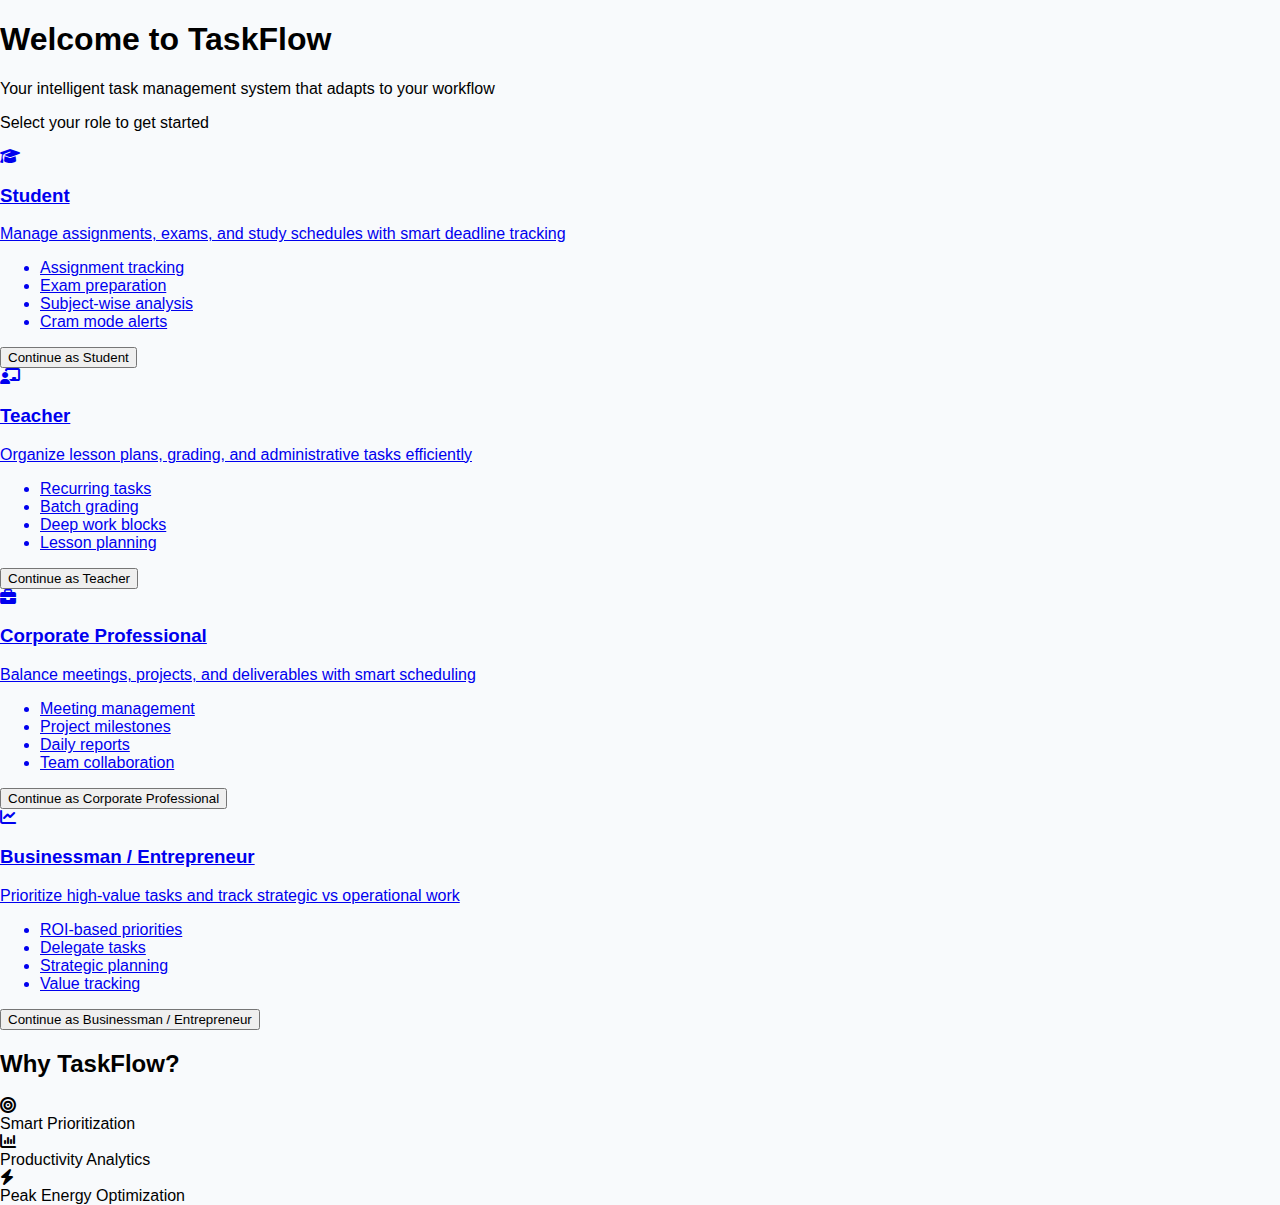
<file: index.html>
<!DOCTYPE html>
<html lang="en">
<head>
    <meta charset="UTF-8">
    <meta name="viewport" content="width=device-width, initial-scale=1.0">
    <title>Welcome to TaskFlow</title>
    <link rel="stylesheet" href="style.css">
    <link rel="stylesheet" href="https://cdnjs.cloudflare.com/ajax/libs/font-awesome/6.4.0/css/all.min.css">
</head>
<body>

    <div class="main-container">
        
        <header class="header-center">
            <h1>Welcome to <span class="brand-name">TaskFlow</span></h1>
            <p class="subtitle">Your intelligent task management system that adapts to your workflow</p>
            <p class="instruction">Select your role to get started</p>
        </header>

        <div class="roles-container">
            
            <a href="login.html" class="role-card student">
                <div class="icon-box blue">
                    <i class="fa-solid fa-graduation-cap"></i>
                </div>
                <h3>Student</h3>
                <p class="role-desc">Manage assignments, exams, and study schedules with smart deadline tracking</p>
                <ul class="features-list">
                    <li>Assignment tracking</li>
                    <li>Exam preparation</li>
                    <li>Subject-wise analysis</li>
                    <li>Cram mode alerts</li>
                </ul>
                <button class="continue-btn">Continue as Student</button>
            </a>

            <a href="login.html" class="role-card teacher">
                <div class="icon-box green">
                    <i class="fa-solid fa-chalkboard-user"></i>
                </div>
                <h3>Teacher</h3>
                <p class="role-desc">Organize lesson plans, grading, and administrative tasks efficiently</p>
                <ul class="features-list">
                    <li>Recurring tasks</li>
                    <li>Batch grading</li>
                    <li>Deep work blocks</li>
                    <li>Lesson planning</li>
                </ul>
                <button class="continue-btn">Continue as Teacher</button>
            </a>

            <a href="login.html" class="role-card corporate">
                <div class="icon-box purple">
                    <i class="fa-solid fa-briefcase"></i>
                </div>
                <h3>Corporate Professional</h3>
                <p class="role-desc">Balance meetings, projects, and deliverables with smart scheduling</p>
                <ul class="features-list">
                    <li>Meeting management</li>
                    <li>Project milestones</li>
                    <li>Daily reports</li>
                    <li>Team collaboration</li>
                </ul>
                <button class="continue-btn">Continue as Corporate Professional</button>
            </a>

            <a href="login.html" class="role-card business">
                <div class="icon-box orange">
                    <i class="fa-solid fa-chart-line"></i>
                </div>
                <h3>Businessman / Entrepreneur</h3>
                <p class="role-desc">Prioritize high-value tasks and track strategic vs operational work</p>
                <ul class="features-list">
                    <li>ROI-based priorities</li>
                    <li>Delegate tasks</li>
                    <li>Strategic planning</li>
                    <li>Value tracking</li>
                </ul>
                <button class="continue-btn">Continue as Businessman / Entrepreneur</button>
            </a>
        </div>

        <div class="why-section">
            <h2>Why TaskFlow?</h2>
            <div class="benefits-grid">
                <div class="benefit-item">
                    <div class="benefit-icon light-blue">
                        <i class="fa-solid fa-bullseye"></i>
                    </div>
                    <span>Smart Prioritization</span>
                </div>
                <div class="benefit-item">
                    <div class="benefit-icon light-green">
                        <i class="fa-solid fa-chart-column"></i>
                    </div>
                    <span>Productivity Analytics</span>
                </div>
                <div class="benefit-item">
                    <div class="benefit-icon light-purple">
                        <i class="fa-solid fa-bolt"></i>
                    </div>
                    <span>Peak Energy Optimization</span>
                </div>
            </div>
        </div>

    </div>

</body>
</html>
</file>
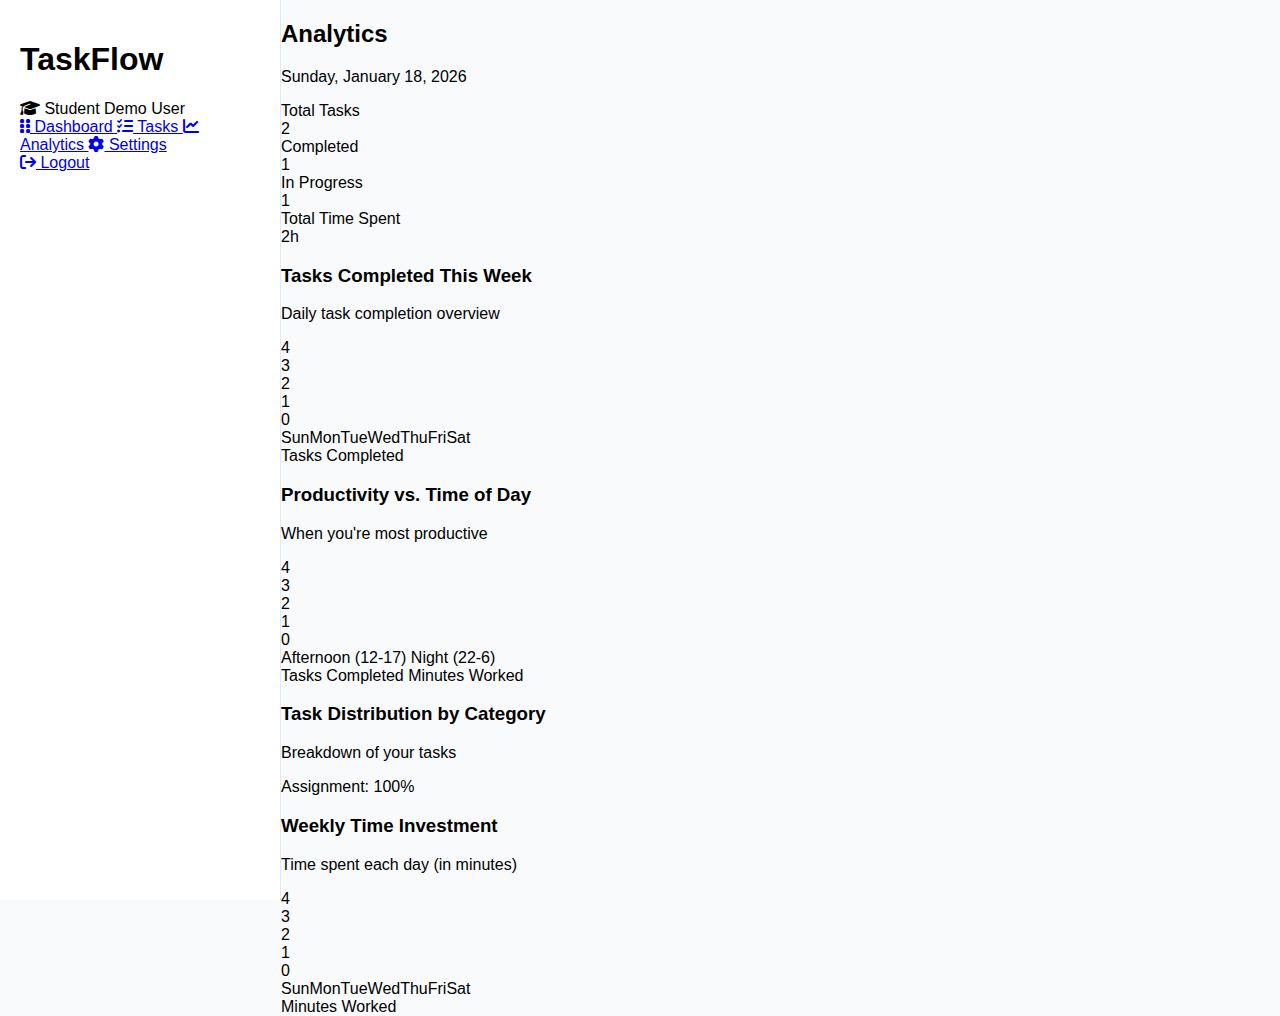
<file: analytics.html>
<!DOCTYPE html>
<html lang="en">
<head>
    <meta charset="UTF-8">
    <meta name="viewport" content="width=device-width, initial-scale=1.0">
    <title>Analytics - TaskFlow</title>
    <link rel="stylesheet" href="style.css">
    <link rel="stylesheet" href="https://cdnjs.cloudflare.com/ajax/libs/font-awesome/6.4.0/css/all.min.css">
</head>
<body class="dashboard-body">

    <aside class="sidebar">
        <div class="sidebar-content">
            <div class="brand-area">
                <h1 class="brand-logo">TaskFlow</h1>
                <div class="user-info">
                    <span class="role-line"><i class="fa-solid fa-graduation-cap"></i> Student</span>
                    <span class="user-name">Demo User</span>
                </div>
            </div>

            <nav class="nav-menu">
                <a href="dashboard.html" class="nav-link">
                    <i class="fa-solid fa-grip-vertical"></i> Dashboard
                </a>
                <a href="tasks.html" class="nav-link">
                    <i class="fa-solid fa-list-check"></i> Tasks
                </a>
                <a href="analytics.html" class="nav-link active">
                    <i class="fa-solid fa-chart-line"></i> Analytics
                </a>
                <a href="settings.html" class="nav-link">
                    <i class="fa-solid fa-gear"></i> Settings
                </a>
            </nav>
        </div>

        <div class="sidebar-footer">
            <a href="index.html" class="logout-link">
                <i class="fa-solid fa-arrow-right-from-bracket"></i> Logout
            </a>
        </div>
    </aside>

    <main class="content-area">
        
        <header class="page-header">
            <h2 class="page-title">Analytics</h2>
            <p class="page-date">Sunday, January 18, 2026</p>
        </header>

        <section class="analytics-stats-row">
            <div class="stat-box">
                <label>Total Tasks</label>
                <div class="stat-number">2</div>
            </div>
            <div class="stat-box">
                <label>Completed</label>
                <div class="stat-number green">1</div>
            </div>
            <div class="stat-box">
                <label>In Progress</label>
                <div class="stat-number blue">1</div>
            </div>
            <div class="stat-box">
                <label>Total Time Spent</label>
                <div class="stat-number">2h</div>
            </div>
        </section>

        <section class="charts-grid">
            
            <div class="chart-card">
                <div class="chart-header">
                    <h3>Tasks Completed This Week</h3>
                    <p>Daily task completion overview</p>
                </div>
                <div class="chart-area bar-chart-placeholder">
                    <div class="grid-line"><span>4</span></div>
                    <div class="grid-line"><span>3</span></div>
                    <div class="grid-line"><span>2</span></div>
                    <div class="grid-line"><span>1</span></div>
                    <div class="grid-line"><span>0</span></div>
                    
                    <div class="x-axis">
                        <span>Sun</span><span>Mon</span><span>Tue</span><span>Wed</span><span>Thu</span><span>Fri</span><span>Sat</span>
                    </div>
                    
                    <div class="chart-legend">
                        <span class="legend-item"><span class="dot purple"></span> Tasks Completed</span>
                    </div>
                </div>
            </div>

            <div class="chart-card">
                <div class="chart-header">
                    <h3>Productivity vs. Time of Day</h3>
                    <p>When you're most productive</p>
                </div>
                <div class="chart-area line-chart-placeholder">
                    <div class="grid-line"><span>4</span></div>
                    <div class="grid-line"><span>3</span></div>
                    <div class="grid-line"><span>2</span></div>
                    <div class="grid-line"><span>1</span></div>
                    <div class="grid-line"><span>0</span></div>

                    <div class="x-axis two-point">
                        <span>Afternoon (12-17)</span>
                        <span>Night (22-6)</span>
                    </div>

                    <div class="chart-legend">
                        <span class="legend-item"><span class="dot purple-outline"></span> Tasks Completed</span>
                        <span class="legend-item"><span class="dot green-outline"></span> Minutes Worked</span>
                    </div>
                </div>
            </div>

            <div class="chart-card">
                <div class="chart-header">
                    <h3>Task Distribution by Category</h3>
                    <p>Breakdown of your tasks</p>
                </div>
                <div class="chart-area pie-layout">
                    <div class="pie-chart-circle"></div>
                    <span class="pie-label">Assignment: 100%</span>
                </div>
            </div>

            <div class="chart-card">
                <div class="chart-header">
                    <h3>Weekly Time Investment</h3>
                    <p>Time spent each day (in minutes)</p>
                </div>
                <div class="chart-area bar-chart-placeholder">
                    <div class="grid-line"><span>4</span></div>
                    <div class="grid-line"><span>3</span></div>
                    <div class="grid-line"><span>2</span></div>
                    <div class="grid-line"><span>1</span></div>
                    <div class="grid-line"><span>0</span></div>
                    
                    <div class="x-axis">
                        <span>Sun</span><span>Mon</span><span>Tue</span><span>Wed</span><span>Thu</span><span>Fri</span><span>Sat</span>
                    </div>

                    <div class="chart-legend">
                        <span class="legend-item"><span class="dot green"></span> Minutes Worked</span>
                    </div>
                </div>
            </div>

        </section>

    </main>

</body>
</html>
</file>
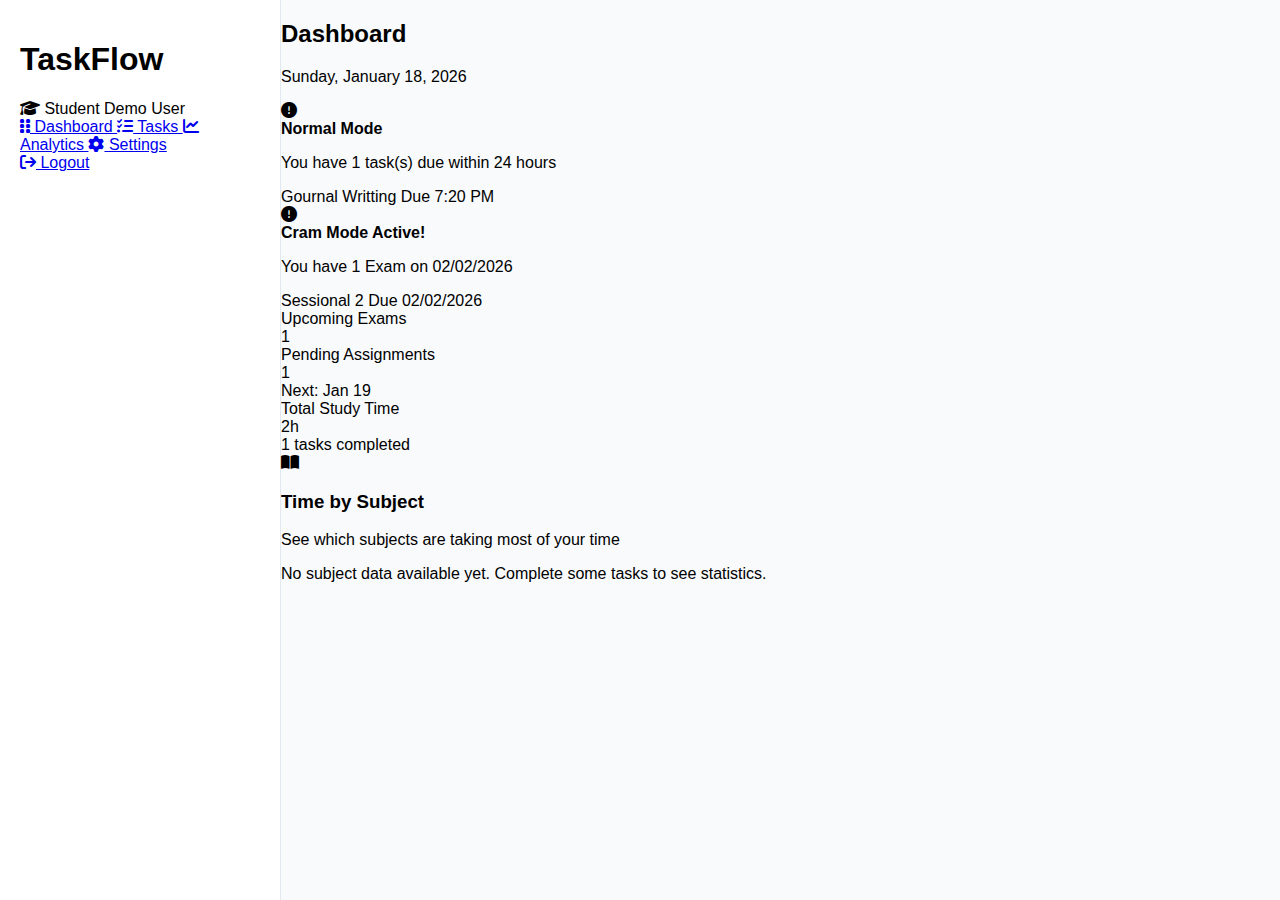
<file: dashboard.html>
<!DOCTYPE html>
<html lang="en">
<head>
    <meta charset="UTF-8">
    <meta name="viewport" content="width=device-width, initial-scale=1.0">
    <title>Dashboard - TaskFlow</title>
    <link rel="stylesheet" href="style.css">
    <link rel="stylesheet" href="https://cdnjs.cloudflare.com/ajax/libs/font-awesome/6.4.0/css/all.min.css">
</head>
<body class="dashboard-body">

    <aside class="sidebar">
        <div class="sidebar-content">
            <div class="brand-area">
                <h1 class="brand-logo">TaskFlow</h1>
                <div class="user-info">
                    <span class="role-line"><i class="fa-solid fa-graduation-cap"></i> Student</span>
                    <span class="user-name">Demo User</span>
                </div>
            </div>

            <nav class="nav-menu">
                <a href="dashboard.html" class="nav-link active">
                    <i class="fa-solid fa-grip-vertical"></i> Dashboard
                </a>
                <a href="tasks.html" class="nav-link">
                    <i class="fa-solid fa-list-check"></i> Tasks
                </a>
                <a href="analytics.html" class="nav-link">
                    <i class="fa-solid fa-chart-line"></i> Analytics
                </a>
                <a href="settings.html" class="nav-link">
                    <i class="fa-solid fa-gear"></i> Settings
                </a>
            </nav>
        </div>

        <div class="sidebar-footer">
            <a href="index.html" class="logout-link">
                <i class="fa-solid fa-arrow-right-from-bracket"></i> Logout
            </a>
        </div>
    </aside>

    <main class="content-area">
        <header class="page-header">
            <h2 class="page-title">Dashboard</h2>
            <p class="page-date">Sunday, January 18, 2026</p>
        </header>

        <section class="alert-container" >
            <div class="normal-box">
                <div class="normal-top">
                    <i class="fa-solid fa-circle-exclamation"></i>
                    <div class="alert-text">
                        <strong>Normal Mode</strong>
                        <p>You have 1 task(s) due within 24 hours</p>
                    </div>
                </div>
                
                <div class="task-alert-item">
                    <span class="task-name">Gournal Writting</span>
                    <span class="mormal-due">Due 7:20 PM</span>
                </div>
            </div>
        </section>

        <section class="alert-container">
            <div class="cram-alert-box">
                <div class="alert-top">
                    <i class="fa-solid fa-circle-exclamation"></i>
                    <div class="alert-text">
                        <strong>Cram Mode Active!</strong>
                        <p>You have 1 Exam on 02/02/2026</p>
                    </div>
                </div>
                
                <div class="task-alert-item">
                    <span class="task-name">Sessional 2</span>
                    <span class="due-tag">Due 02/02/2026</span>
                </div>
            </div>
        </section>

        <section class="stats-row">
            <div class="stat-card">
                <label>Upcoming Exams</label>
                <div class="value">1</div>
            </div>
            <div class="stat-card">
                <label>Pending Assignments</label>
                <div class="value">1</div>
                <span class="sub-text">Next: Jan 19</span>
            </div>
            <div class="stat-card">
                <label>Total Study Time</label>
                <div class="value">2h</div>
                <span class="sub-text">1 tasks completed</span>
            </div>
        </section>

        <section class="bottom-section">
            <div class="subject-card">
                <div class="subject-header">
                    <i class="fa-solid fa-book-open"></i>
                    <div>
                        <h3>Time by Subject</h3>
                        <p>See which subjects are taking most of your time</p>
                    </div>
                </div>
                <div class="empty-msg">
                    No subject data available yet. Complete some tasks to see statistics.
                </div>
            </div>
        </section>
    </main>

</body>
</html>
</file>
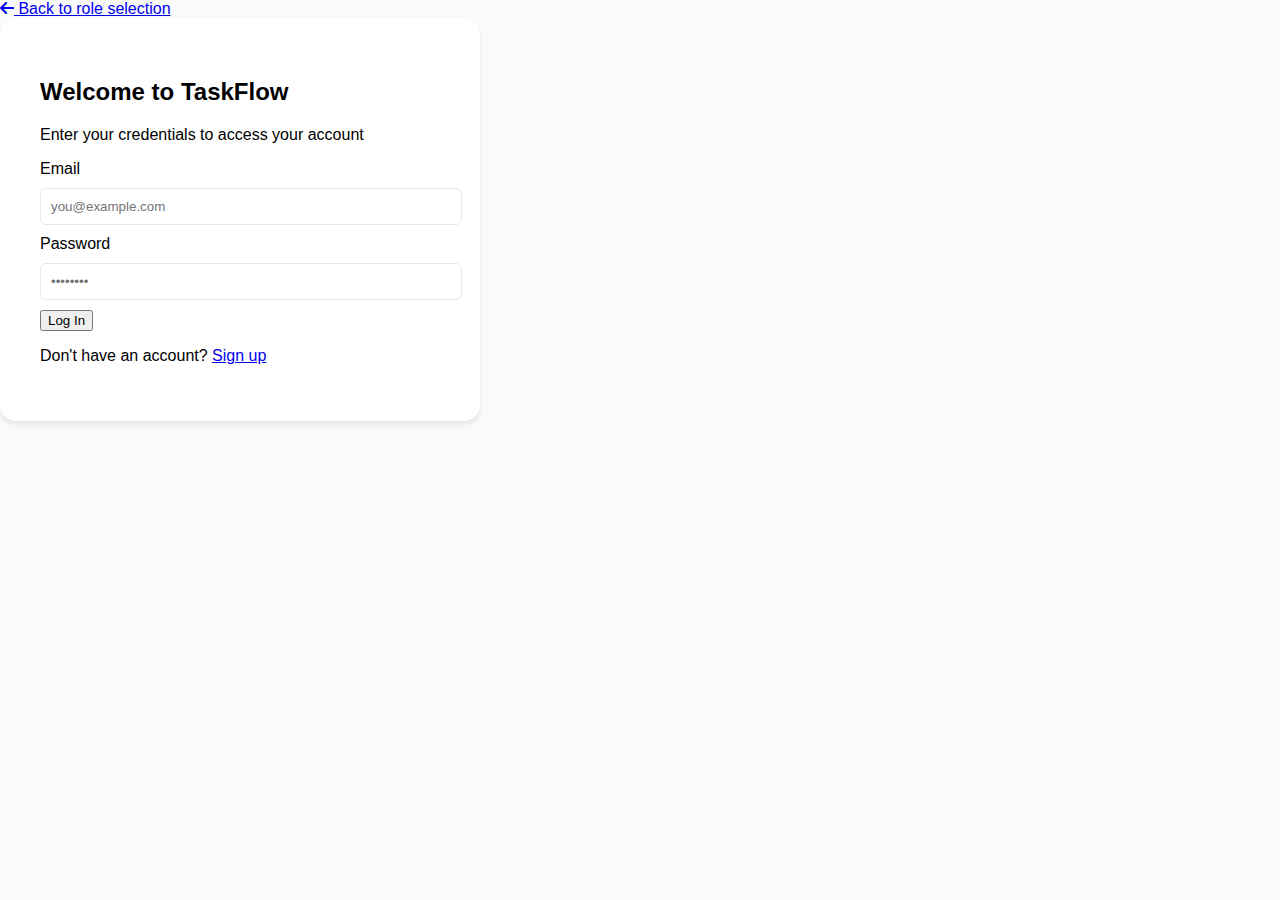
<file: login.html>
<!DOCTYPE html>
<html lang="en">
<head>
    <meta charset="UTF-8">
    <meta name="viewport" content="width=device-width, initial-scale=1.0">
    <title>Login - TaskFlow</title>
    <link rel="stylesheet" href="style.css">
    <link rel="stylesheet" href="https://cdnjs.cloudflare.com/ajax/libs/font-awesome/6.4.0/css/all.min.css">
</head>
<body class="center-body">

    <div class="login-wrapper">
        <a href="index.html" class="back-link">
            <i class="fa-solid fa-arrow-left"></i> Back to role selection
        </a>

        <div class="auth-card">
            <div class="auth-header">
                <h2>Welcome to <span class="brand-name">TaskFlow</span></h2>
                <p>Enter your credentials to access your account</p>
            </div>

            <form action="dashboard.html" class="auth-form">
                <div class="form-group">
                    <label for="email">Email</label>
                    <input type="email" id="email" placeholder="you@example.com" required>
                </div>

                <div class="form-group">
                    <label for="password">Password</label>
                    <input type="password" id="password" placeholder="••••••••" required>
                </div>

                <button type="submit" class="login-btn">Log In</button>
            </form>

            <div class="auth-footer">
                <p>Don't have an account? <a href="signup.html">Sign up</a></p>
            </div>
        </div>
    </div>

</body>
</html>
</file>
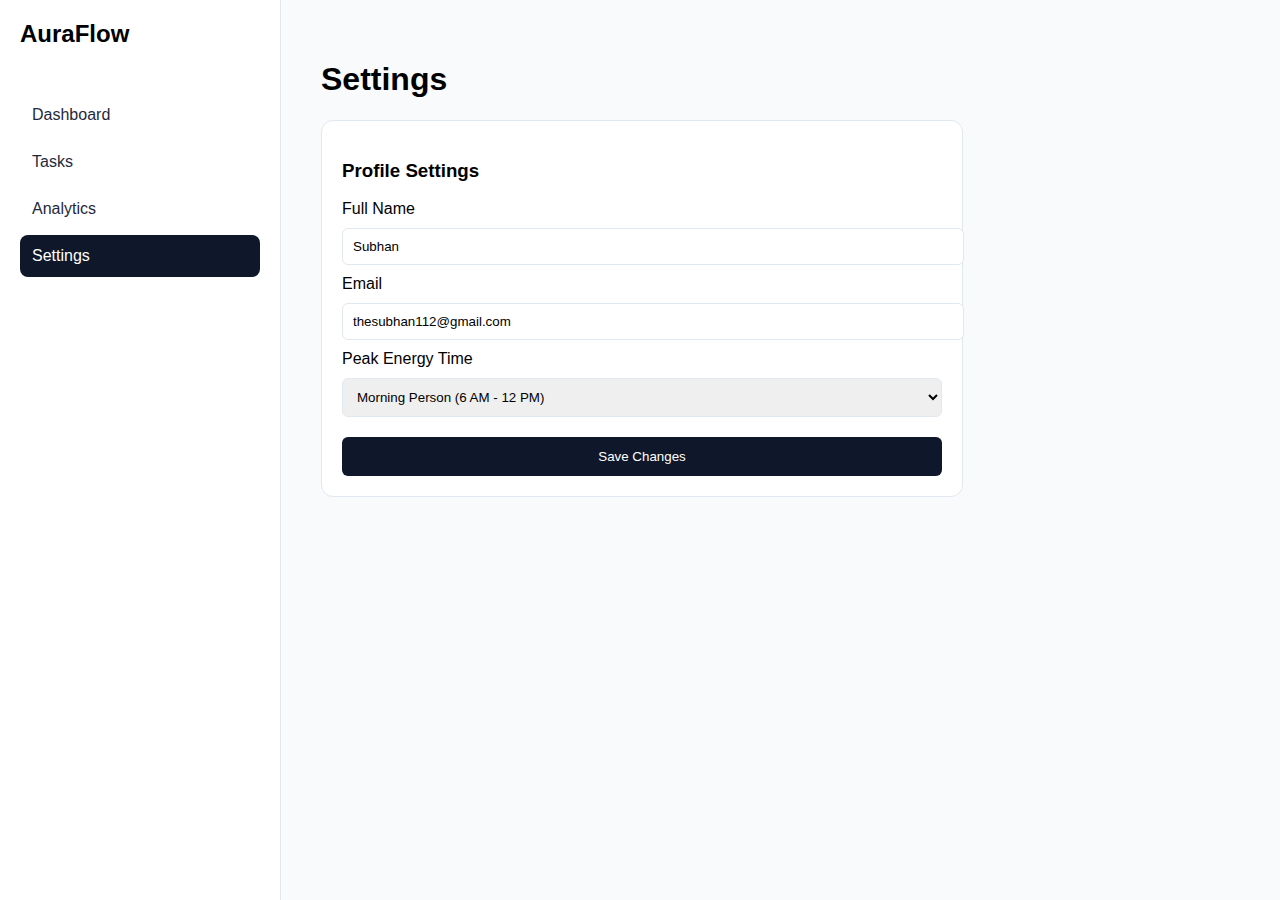
<file: settings.html>
<!DOCTYPE html>
<html lang="en">
<head>
    <link rel="stylesheet" href="style.css">
    <title>Settings</title>
</head>
<body>
    <div class="sidebar">
        <div class="logo">AuraFlow</div>
        <ul class="nav-links">
            <li><a href="dashboard.html">Dashboard</a></li>
            <li><a href="tasks.html">Tasks</a></li>
            <li><a href="analytics.html">Analytics</a></li>
            <li><a href="settings.html" class="active">Settings</a></li>
        </ul>
    </div>

    <main class="main-content">
        <h1>Settings</h1>
        <div class="card" style="max-width: 600px;">
            <h3>Profile Settings</h3>
            <label>Full Name</label>
            <input type="text" value="Subhan">
            <label>Email</label>
            <input type="email" value="thesubhan112@gmail.com">
            <label>Peak Energy Time</label>
            <select>
                <option>Morning Person (6 AM - 12 PM)</option>
                <option>Night Owl</option>
            </select>
            <button class="btn-primary" style="margin-top: 10px;">Save Changes</button>
        </div>
    </main>
</body>
</html>
</file>
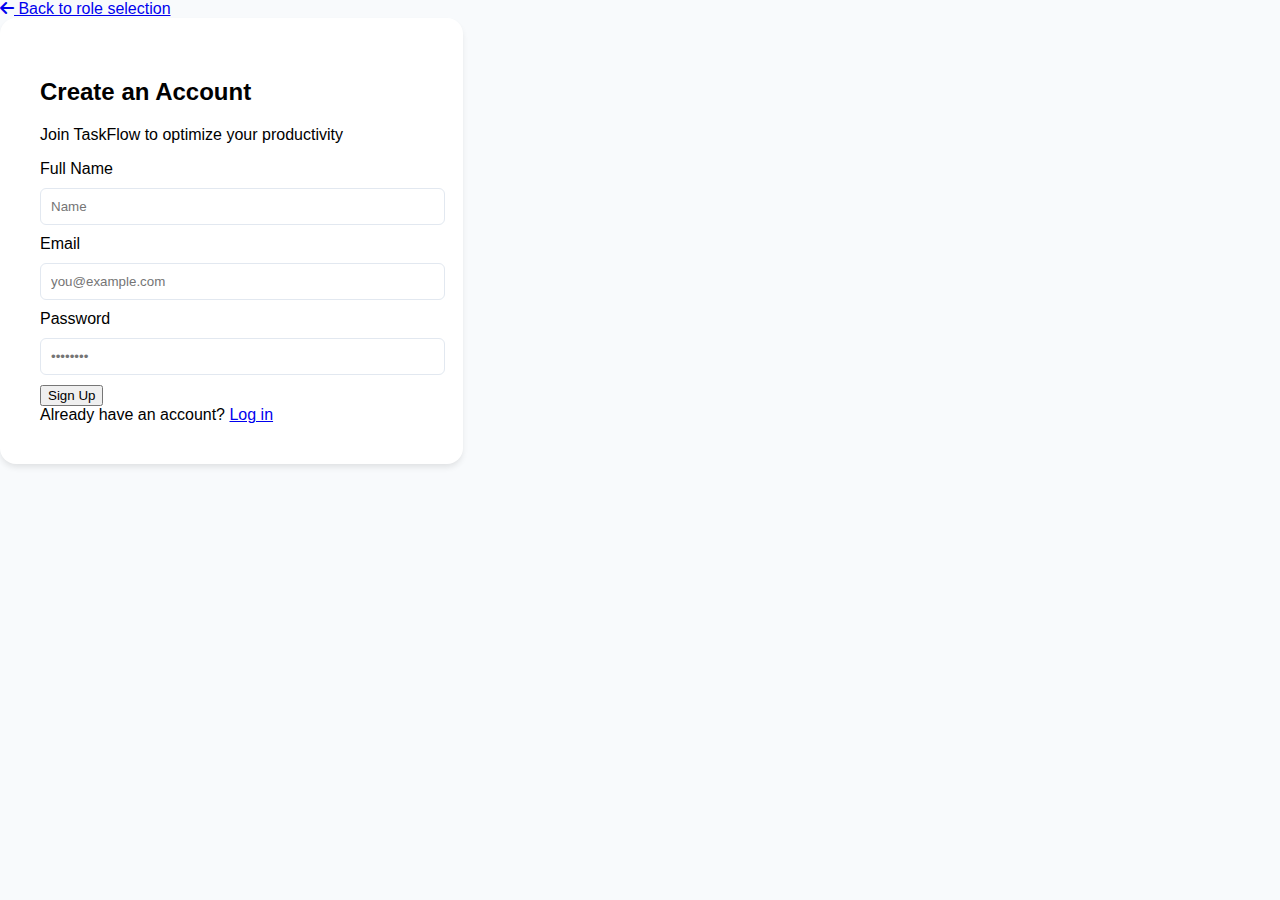
<file: signup.html>
<!DOCTYPE html>
<html lang="en">
<head>
    <meta charset="UTF-8">
    <meta name="viewport" content="width=device-width, initial-scale=1.0">
    <title>Sign Up - TaskFlow</title>
    <link rel="stylesheet" href="style.css">
    <link rel="stylesheet" href="https://cdnjs.cloudflare.com/ajax/libs/font-awesome/6.4.0/css/all.min.css">
</head>
<body class="center-body">

    <div class="login-wrapper">
        <a href="index.html" class="back-link">
            <i class="fa-solid fa-arrow-left"></i> Back to role selection
        </a>

        <div class="auth-card">
            <div class="auth-header">
                <h2>Create an Account</h2>
                <p>Join TaskFlow to optimize your productivity</p>
            </div>

            <form action="dashboard.html" class="auth-form">
                <div class="form-group">
                    <label>Full Name</label>
                    <input type="text" placeholder="Name" required />
                </div>
            
                <div class="form-group">
                    <label for="email">Email</label>
                    <input type="email" id="email" placeholder="you@example.com" required>
                </div>

                <div class="form-group">
                    <label for="password">Password</label>
                    <input type="password" id="password" placeholder="••••••••" required>
                </div>

                <button type="submit" class="login-btn">Sign Up</button>
            </form>

            <div class="auth-footer">
                Already have an account? <a href="login.html">Log in</a>
            </div>
        </div>
    </div>

</body>
</html>
</file>
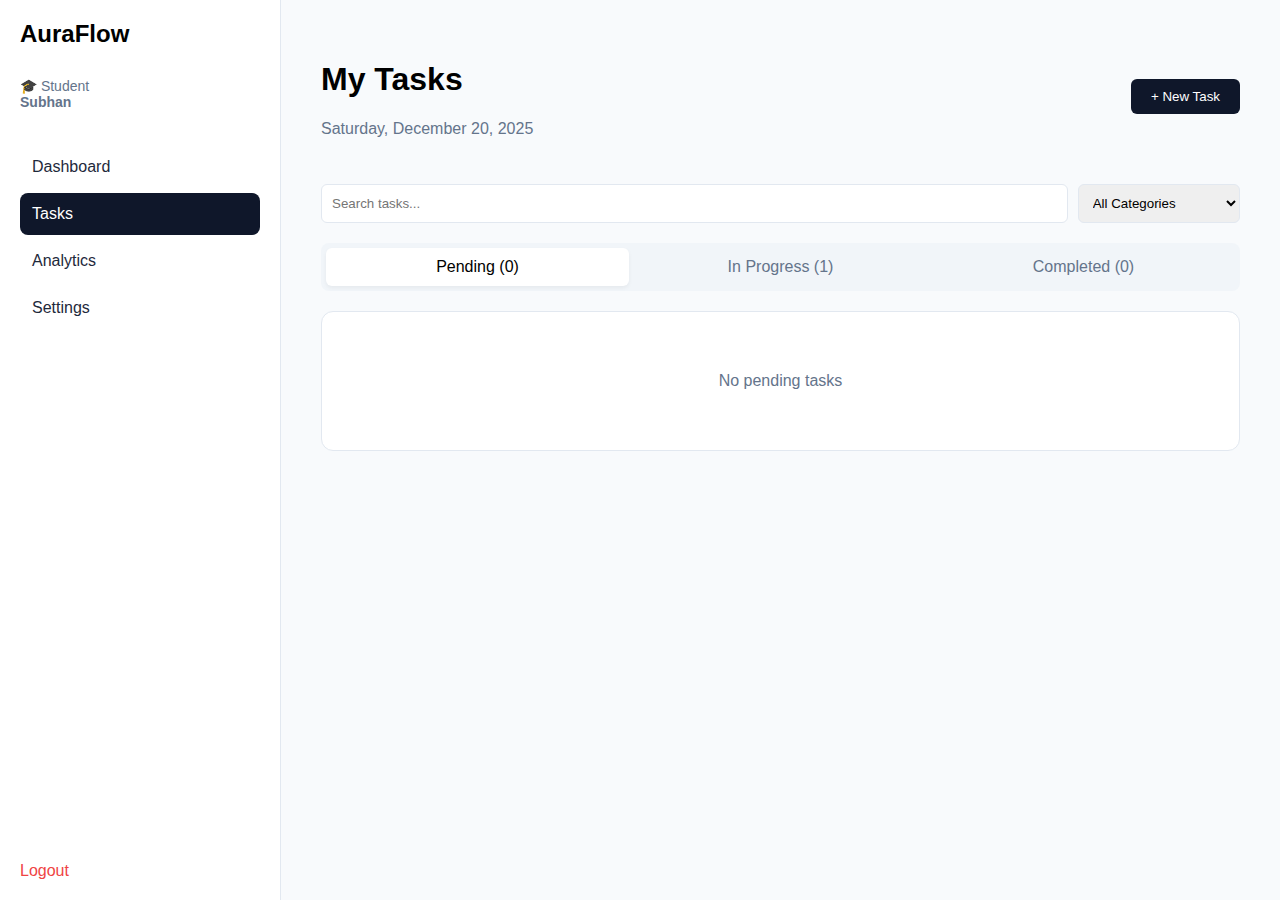
<file: tasks.html>
<!DOCTYPE html>
<html lang="en">
<head>
    <meta charset="UTF-8">
    <meta name="viewport" content="width=device-width, initial-scale=1.0">
    <link rel="stylesheet" href="style.css">
    <title>AuraFlow - My Tasks</title>
</head>
<body>
    <div class="sidebar">
        <div class="logo">AuraFlow</div>
        <div style="font-size: 14px; color: #64748b; margin-bottom: 20px;">🎓 Student<br><b>Subhan</b></div>
        <ul class="nav-links">
            <li><a href="dashboard.html">Dashboard</a></li>
            <li><a href="tasks.html" class="active">Tasks</a></li>
            <li><a href="analytics.html">Analytics</a></li>
            <li><a href="settings.html">Settings</a></li>
        </ul>
        <a href="index.html" class="logout" style="color: #ef4444; text-decoration: none; margin-top: auto;">Logout</a>
    </div>

    <main class="main-content">
        <div style="display: flex; justify-content: space-between; align-items: center;">
            <div>
                <h1>My Tasks</h1>
                <p style="color: #64748b;">Saturday, December 20, 2025</p>
            </div>
            <button class="btn-primary" style="width: auto; padding: 10px 20px;" onclick="toggleModal(true)">+ New Task</button>
        </div>

        <div style="display: flex; gap: 10px; margin-top: 30px;">
            <input type="text" placeholder="Search tasks..." style="flex-grow: 1; margin: 0;">
            <select style="width: 200px; margin: 0;">
                <option>All Categories</option>
            </select>
        </div>

        <div class="task-tabs">
            <div class="tab active">Pending (0)</div>
            <div class="tab">In Progress (1)</div>
            <div class="tab">Completed (0)</div>
        </div>

        <div class="card" style="margin-top: 20px; text-align: center; padding: 60px; color: #64748b;">
            No pending tasks
        </div>
    </main>

    <div class="modal-overlay" id="taskModal">
        <div class="modal-content">
            <div class="modal-header">
                <span style="float: right; cursor: pointer; font-size: 24px;" onclick="toggleModal(false)">&times;</span>
                <h2>Create New Task</h2>
                <p>Add a new task to your workflow</p>
            </div>

            <form>
                <div class="form-grid">
                    <div class="full-width">
                        <label>Task Name *</label>
                        <input type="text" required>
                    </div>
                    <div class="full-width">
                        <label>Description</label>
                        <textarea style="width: 100%; border: 1px solid #e2e8f0; border-radius: 6px; padding: 10px; height: 80px;"></textarea>
                    </div>
                    <div>
                        <label>Category *</label>
                        <select><option>Other</option></select>
                    </div>
                    <div>
                        <label>Priority</label>
                        <select><option>Medium</option></select>
                    </div>
                    <div>
                        <label>Estimated Duration (minutes) *</label>
                        <input type="number" value="30">
                    </div>
                    <div>
                        <label>Deadline *</label>
                        <input type="datetime-local">
                    </div>
                    <div class="full-width">
                        <label>Subject</label>
                        <input type="text" placeholder="e.g., Math, Physics, History">
                    </div>
                </div>

                <div class="switch-container">
                    <label class="switch">
                        <input type="checkbox">
                        <span class="slider"></span>
                    </label>
                    <span style="font-size: 14px;">Hard Deadline (Cannot be moved)</span>
                </div>

                <div style="display: flex; justify-content: flex-end; gap: 10px; margin-top: 20px;">
                    <button type="button" class="btn-secondary" style="padding: 10px 20px; border: none; background: #f1f5f9; border-radius: 6px; cursor: pointer;" onclick="toggleModal(false)">Cancel</button>
                    <button type="submit" class="btn-primary" style="width: auto; padding: 10px 20px;">Create Task</button>
                </div>
            </form>
        </div>
    </div>

    
    <script>
        function toggleModal(show) {
            const modal = document.getElementById('taskModal');
            modal.style.display = show ? 'flex' : 'none';
        }

        // Close modal if user clicks outside the content box
        window.onclick = function(event) {
            const modal = document.getElementById('taskModal');
            if (event.target == modal) {
                toggleModal(false);
            }
        }
    </script>
</body>
</html>
</file>
<file: style.css>
:root {
    --bg-color: #f8fafc;
    --sidebar-bg: #ffffff;
    --primary-blue: #0f172a;
    --accent-red: #ef4444;
    --text-main: #1e293b;
    --border-color: #e2e8f0;
}

body {
    font-family: 'Inter', sans-serif;
    background-color: var(--bg-color);
    margin: 0;
    display: flex;
    height: 100vh;
}

/* Sidebar Styling */
.sidebar {
    width: 240px;
    background: var(--sidebar-bg);
    border-right: 1px solid var(--border-color);
    display: flex;
    flex-direction: column;
    padding: 20px;
}

.logo { font-size: 24px; font-weight: bold; margin-bottom: 30px; }

.nav-links { list-style: none; padding: 0; flex-grow: 1; }

.nav-links li a {
    display: block;
    padding: 12px;
    color: var(--text-main);
    text-decoration: none;
    border-radius: 8px;
    margin-bottom: 5px;
}

.nav-links li a.active {
    background: var(--primary-blue);
    color: white;
}

/* Main Content Area */
.main-content {
    flex-grow: 1;
    padding: 40px;
    overflow-y: auto;
}

.card-container {
    display: grid;
    grid-template-columns: repeat(auto-fit, minmax(200px, 1fr));
    gap: 20px;
    margin-top: 20px;
}

.card {
    background: white;
    padding: 20px;
    border-radius: 12px;
    border: 1px solid var(--border-color);
}

.cram-mode {
    background: #fff1f2;
    border: 1px solid #fecaca;
    color: var(--accent-red);
    padding: 15px;
    border-radius: 12px;
    margin-bottom: 20px;
}

/* Forms */
.auth-card {
    background: white;
    padding: 40px;
    border-radius: 16px;
    box-shadow: 0 4px 6px -1px rgba(0,0,0,0.1);
    width: 100%;
    max-width: 400px;
    margin: auto;
}

input, select {
    width: 100%;
    padding: 10px;
    margin: 10px 0;
    border: 1px solid var(--border-color);
    border-radius: 6px;
}

.btn-primary {
    background: var(--primary-blue);
    color: white;
    width: 100%;
    padding: 12px;
    border: none;
    border-radius: 6px;
    cursor: pointer;
}

/* Modal Background Overlay */
.modal-overlay {
    position: fixed;
    top: 0;
    left: 0;
    width: 100%;
    height: 100%;
    background: rgba(0, 0, 0, 0.5);
    display: none; /* Hidden by default */
    justify-content: center;
    align-items: center;
    z-index: 1000;
}

/* Modal Content Box */
.modal-content {
    background: white;
    padding: 30px;
    border-radius: 16px;
    width: 500px;
    max-width: 90%;
    position: relative;
}

.modal-header h2 { margin: 0; font-size: 20px; }
.modal-header p { color: #64748b; font-size: 14px; margin-top: 5px; }

/* Grid for Form Layout */
.form-grid {
    display: grid;
    grid-template-columns: 1fr 1fr;
    gap: 15px;
    margin-top: 15px;
}

.full-width { grid-column: span 2; }

/* Toggle Switch Styling */
.switch-container {
    display: flex;
    align-items: center;
    gap: 10px;
    margin-top: 15px;
}

.switch {
    position: relative;
    display: inline-block;
    width: 40px;
    height: 20px;
}

.switch input { opacity: 0; width: 0; height: 0; }

.slider {
    position: absolute;
    cursor: pointer;
    top: 0; left: 0; right: 0; bottom: 0;
    background-color: #ccc;
    transition: .4s;
    border-radius: 20px;
}

input:checked + .slider { background-color: var(--primary-blue); }

/* Task Tabs */
.task-tabs {
    display: flex;
    background: #f1f5f9;
    padding: 5px;
    border-radius: 8px;
    margin-top: 20px;
}

.tab {
    flex: 1;
    text-align: center;
    padding: 10px;
    cursor: pointer;
    border-radius: 6px;
    color: #64748b;
}

.tab.active {
    background: white;
    color: black;
    box-shadow: 0 2px 4px rgba(0,0,0,0.05);
}

/* Detailed Task Card Styling */
.task-card {
    background: white;
    border: 1px solid #e2e8f0;
    border-radius: 12px;
    padding: 20px;
    margin-bottom: 15px;
    position: relative;
    transition: box-shadow 0.2s;
}

/* Red border for urgent tasks */
.task-card.cram-mode-border {
    border: 1.5px solid #ef4444;
}

.task-header {
    display: flex;
    justify-content: space-between;
    align-items: center;
    margin-bottom: 10px;
}

.task-title-area {
    display: flex;
    align-items: center;
    gap: 10px;
}

.cram-badge {
    background: #ef4444;
    color: white;
    font-size: 11px;
    font-weight: bold;
    padding: 4px 8px;
    border-radius: 4px;
    text-transform: uppercase;
}

.task-meta {
    display: flex;
    gap: 15px;
    color: #64748b;
    font-size: 14px;
    margin-bottom: 12px;
}

.task-tags {
    display: flex;
    gap: 8px;
}

.tag {
    padding: 4px 12px;
    border-radius: 20px;
    font-size: 12px;
    font-weight: 500;
}

/* Specific Tag Colors */
.tag-priority { background: #fbbf24; color: white; } /* Medium/Yellow */
.tag-status { background: #e2e8f0; color: #475569; } /* Pending/Grey */
.tag-category { background: #f1f5f9; color: #64748b; border: 1px solid #e2e8f0; }

.task-actions {
    display: flex;
    gap: 10px;
}

.icon-btn {
    background: none;
    border: 1px solid #e2e8f0;
    border-radius: 8px;
    padding: 6px;
    cursor: pointer;
    color: #64748b;
}
</file>
